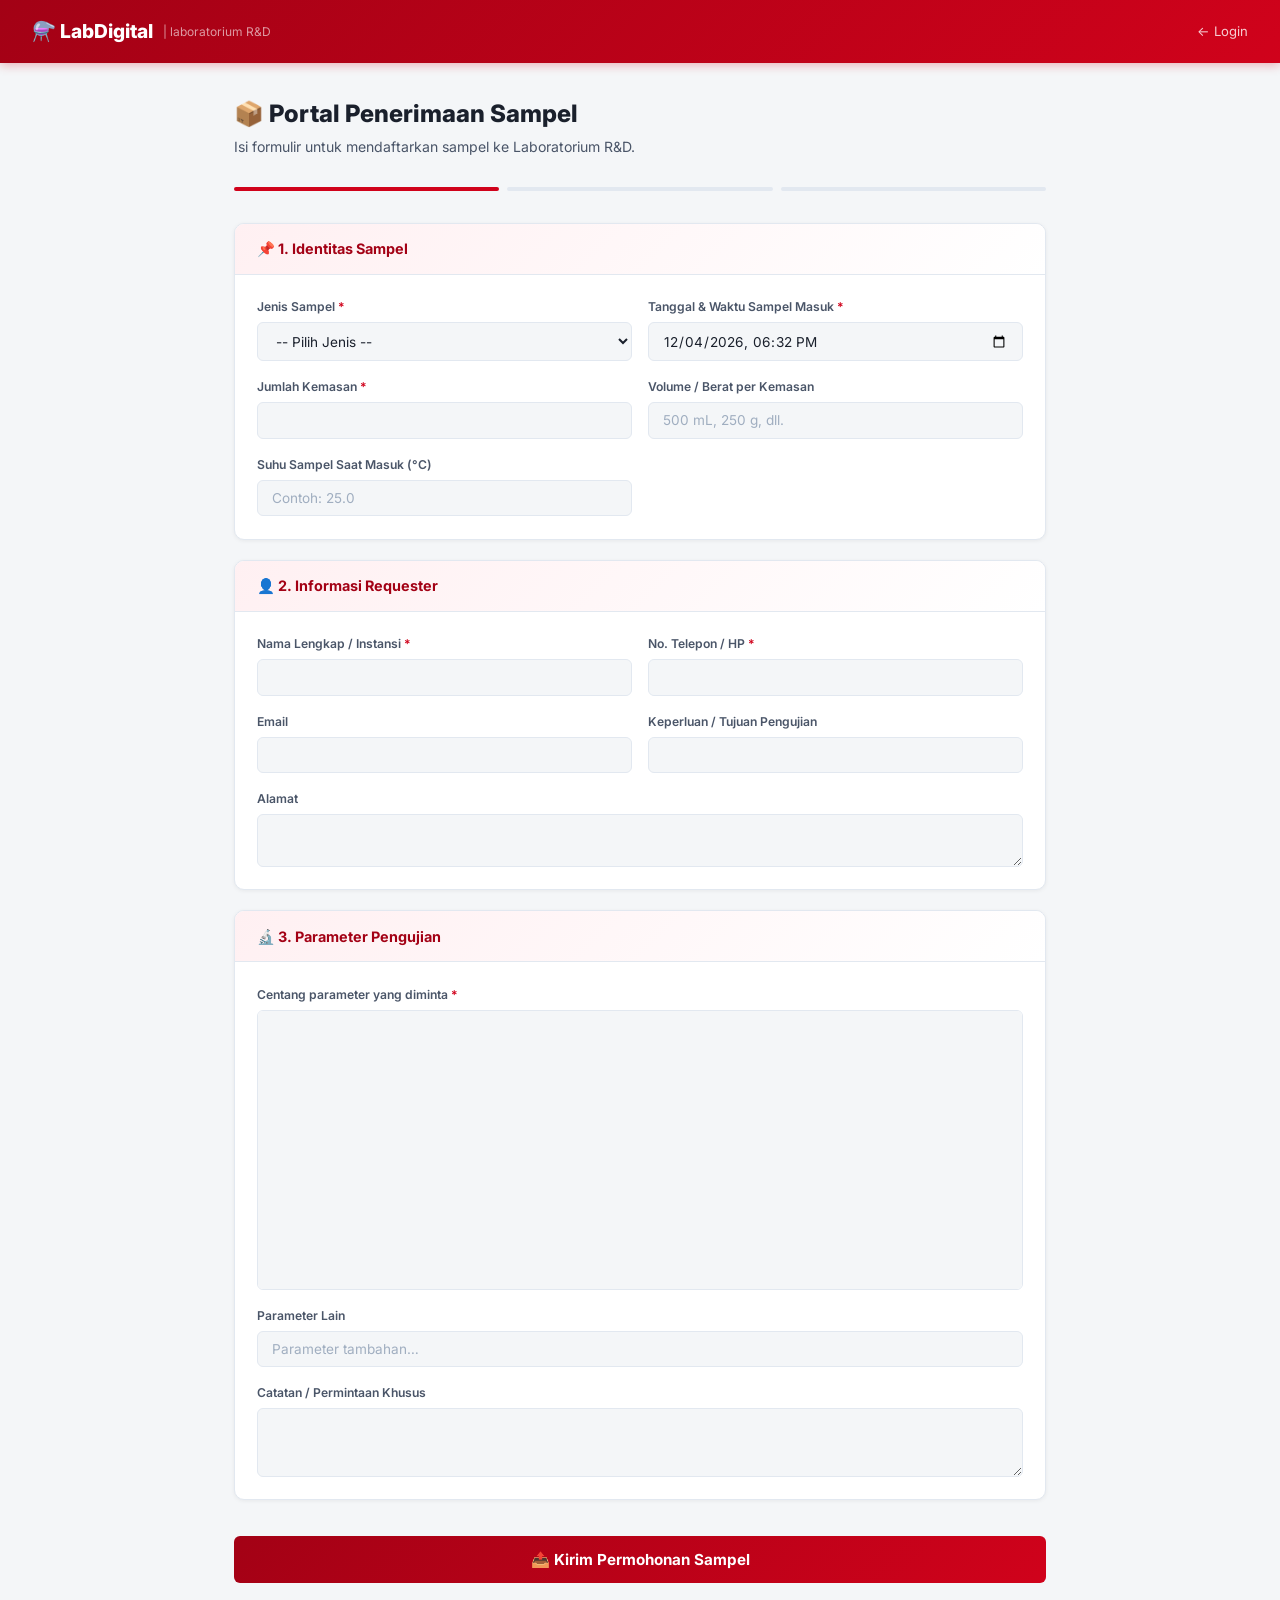
<file: requester.html>
<!DOCTYPE html>
<html lang="id">

<head>
  <meta charset="UTF-8" />
  <meta name="viewport" content="width=device-width,initial-scale=1.0" />
  <title>LabDigital Laboratorium R&D | Portal Penerimaan Sampel</title>
  <link href="https://fonts.googleapis.com/css2?family=Inter:wght@300;400;500;600;700;800&display=swap"
    rel="stylesheet">
  <style>
    :root {
      --red: #D0021B;
      --red-d: #A30115;
      --red-pale: #FFF0F2;
      --red-mid: #FDDDE1;
      --bg: #F4F6F8;
      --card: #fff;
      --border: #E2E8F0;
      --text: #1A202C;
      --muted: #4A5568;
      --dim: #A0AEC0;
      --green: #0D9E6E;
      --r: 10px;
      --r-sm: 6px;
    }

    *,
    *::before,
    *::after {
      box-sizing: border-box;
      margin: 0;
      padding: 0;
    }

    body {
      font-family: 'Inter', sans-serif;
      background: var(--bg);
      color: var(--text);
      font-size: 14px;
      line-height: 1.6;
      min-height: 100vh;
    }

    ::-webkit-scrollbar {
      width: 5px;
    }

    ::-webkit-scrollbar-thumb {
      background: var(--border);
      border-radius: 3px;
    }

    .header {
      background: linear-gradient(135deg, var(--red-d), var(--red));
      padding: 1rem 2rem;
      display: flex;
      align-items: center;
      justify-content: space-between;
      box-shadow: 0 2px 10px rgba(208, 2, 27, .3);
    }

    .logo {
      font-size: 1.2rem;
      font-weight: 800;
      color: #fff;
      display: flex;
      align-items: center;
      gap: .6rem;
    }

    .back-link {
      color: rgba(255, 255, 255, .8);
      text-decoration: none;
      font-size: .82rem;
      transition: color .2s;
    }

    .back-link:hover {
      color: #fff;
    }

    .container {
      max-width: 860px;
      margin: 0 auto;
      padding: 2rem 1.5rem;
    }

    h1 {
      font-size: 1.5rem;
      font-weight: 800;
      color: var(--text);
      margin-bottom: .2rem;
    }

    .subtitle {
      color: var(--muted);
      font-size: .88rem;
      margin-bottom: 1.75rem;
    }

    .step-bar {
      display: flex;
      gap: .5rem;
      margin-bottom: 2rem;
    }

    .step {
      flex: 1;
      height: 4px;
      border-radius: 2px;
      background: var(--border);
      transition: background .3s;
    }

    .step.done {
      background: var(--green);
    }

    .step.active {
      background: var(--red);
    }

    .form-card {
      background: var(--card);
      border: 1px solid var(--border);
      border-radius: var(--r);
      overflow: hidden;
      margin-bottom: 1.25rem;
      box-shadow: 0 1px 4px rgba(0, 0, 0, .06);
    }

    .fc-hdr {
      padding: .85rem 1.4rem;
      background: linear-gradient(135deg, var(--red-pale), #fff);
      border-bottom: 1px solid var(--border);
      font-weight: 700;
      font-size: .9rem;
      color: var(--red-d);
    }

    .form-grid {
      display: grid;
      grid-template-columns: 1fr 1fr;
      gap: 1rem;
      padding: 1.4rem;
    }

    .fg {
      display: flex;
      flex-direction: column;
      gap: .35rem;
    }

    .fg.w2 {
      grid-column: 1/-1;
    }

    .fg label {
      font-size: .76rem;
      font-weight: 600;
      color: var(--muted);
    }

    .fg input,
    .fg select,
    .fg textarea {
      background: var(--bg);
      border: 1.5px solid var(--border);
      border-radius: var(--r-sm);
      padding: .58rem .85rem;
      color: var(--text);
      font-size: .85rem;
      font-family: inherit;
      transition: all .2s;
      width: 100%;
    }

    .fg input:focus,
    .fg select:focus,
    .fg textarea:focus {
      outline: none;
      border-color: var(--red);
      box-shadow: 0 0 0 3px rgba(208, 2, 27, .1);
      background: #fff;
    }

    .fg input::placeholder,
    .fg textarea::placeholder {
      color: var(--dim);
    }

    .fg textarea {
      resize: vertical;
    }

    .req {
      color: var(--red);
    }

    .checkbox-grid {
      display: grid;
      grid-template-columns: repeat(auto-fill, minmax(220px, 1fr));
      gap: .4rem;
      padding: .75rem;
      background: var(--bg);
      border: 1.5px solid var(--border);
      border-radius: var(--r-sm);
      max-height: 280px;
      overflow-y: auto;
    }

    .ci {
      display: flex;
      align-items: center;
      gap: .4rem;
      font-size: .79rem;
      cursor: pointer;
      padding: .3rem .5rem;
      border-radius: 4px;
      transition: background .2s;
    }

    .ci:hover {
      background: var(--red-mid);
    }

    .ci input {
      width: auto;
      cursor: pointer;
      accent-color: var(--red);
    }

    .btn-submit {
      width: 100%;
      background: linear-gradient(135deg, var(--red-d), var(--red));
      color: #fff;
      border: none;
      border-radius: var(--r-sm);
      padding: .85rem;
      font-weight: 700;
      font-size: .95rem;
      cursor: pointer;
      transition: all .25s;
      font-family: inherit;
      margin-top: .5rem;
    }

    .btn-submit:hover {
      transform: translateY(-1px);
      box-shadow: 0 6px 18px rgba(208, 2, 27, .35);
    }

    .success-panel {
      display: none;
      background: var(--card);
      border: 1px solid var(--border);
      border-top: 4px solid var(--green);
      border-radius: var(--r);
      padding: 2.5rem;
      text-align: center;
      box-shadow: 0 4px 16px rgba(0, 0, 0, .08);
    }

    .success-panel.show {
      display: block;
    }

    .success-icon {
      font-size: 3rem;
      margin-bottom: 1rem;
    }

    .success-panel h2 {
      font-size: 1.4rem;
      font-weight: 800;
      color: var(--green);
      margin-bottom: .5rem;
    }

    .success-panel p {
      color: var(--muted);
      font-size: .88rem;
      margin-bottom: 1.25rem;
    }

    .no-sampel-display {
      font-size: 1.7rem;
      font-weight: 800;
      color: var(--red);
      background: var(--red-pale);
      border: 2px solid var(--red-mid);
      padding: .9rem 2rem;
      border-radius: var(--r-sm);
      display: inline-block;
      letter-spacing: .5px;
      margin-bottom: 1rem;
    }

    .btn-new {
      background: var(--bg);
      border: 1.5px solid var(--border);
      color: var(--text);
      border-radius: var(--r-sm);
      padding: .65rem 1.5rem;
      cursor: pointer;
      font-weight: 600;
      font-size: .85rem;
      font-family: inherit;
      transition: all .2s;
    }

    .btn-new:hover {
      background: var(--card);
      border-color: var(--red-mid);
    }

    .toast {
      position: fixed;
      bottom: 1.75rem;
      right: 1.75rem;
      background: var(--card);
      border: 1px solid var(--border);
      border-radius: var(--r);
      padding: .8rem 1.2rem;
      font-size: .83rem;
      font-weight: 500;
      box-shadow: 0 8px 30px rgba(0, 0, 0, .12);
      z-index: 9999;
      opacity: 0;
      transform: translateY(8px);
      pointer-events: none;
      transition: all .25s;
      display: flex;
      align-items: center;
      gap: .55rem;
      max-width: 340px;
    }

    .toast.show {
      opacity: 1;
      transform: translateY(0);
    }

    .toast.success {
      border-left: 4px solid var(--green);
    }

    .toast.error {
      border-left: 4px solid var(--red);
    }

    @media(max-width:640px) {
      .form-grid {
        grid-template-columns: 1fr;
      }

      .fg.w2 {
        grid-column: 1;
      }
    }
  </style>
</head>

<body>

  <div class="header">
    <div class="logo">⚗️ LabDigital <span style="opacity:.6;font-weight:400;font-size:.75rem;">| laboratorium R&D</span>
    </div>
    <a href="index.html" class="back-link">← Login</a>
  </div>

  <div class="container" id="mainForm">
    <h1>📦 Portal Penerimaan Sampel</h1>
    <p class="subtitle">Isi formulir untuk mendaftarkan sampel ke Laboratorium R&D.</p>

    <div class="step-bar">
      <div class="step active" id="step1"></div>
      <div class="step" id="step2"></div>
      <div class="step" id="step3"></div>
    </div>

    <form id="reqForm">
      <!-- 1. Identitas Sampel -->
      <div class="form-card">
        <div class="fc-hdr">📌 1. Identitas Sampel</div>
        <div class="form-grid">
          <div class="fg"><label>Jenis Sampel <span class="req">*</span></label>
            <select id="rJenis" required>
              <option value="">-- Pilih Jenis --</option>
              <option>Minyak Kelapa Sawit (CPO)</option>
              <option>Palm Kernel Oil (PKO)</option>
              <option>RBD Olein</option>
              <option>RBD Stearin</option>
              <option>RBDPO</option>
              <option>Fatty Acid</option>
              <option>Biodiesel / FAME</option>
              <option>Shortening</option>
              <option>Margarine</option>
              <option>Lainnya</option>
            </select>
          </div>
          <div class="fg"><label>Tanggal &amp; Waktu Sampel Masuk <span class="req">*</span></label>
            <input type="datetime-local" id="rTglMasuk" required /></div>
          <div class="fg"><label>Jumlah Kemasan <span class="req">*</span></label><input type="number" id="rJumlah"
              min="1" required /></div>
          <div class="fg"><label>Volume / Berat per Kemasan</label><input type="text" id="rVolume"
              placeholder="500 mL, 250 g, dll." /></div>
          <div class="fg"><label>Suhu Sampel Saat Masuk (°C)</label><input type="number" id="rSuhuMasuk"
              step="0.1" placeholder="Contoh: 25.0" /></div>
        </div>
      </div>

      <!-- 2. Requester -->
      <div class="form-card">
        <div class="fc-hdr">👤 2. Informasi Requester</div>
        <div class="form-grid">
          <div class="fg"><label>Nama Lengkap / Instansi <span class="req">*</span></label><input type="text" id="rNama"
              required /></div>
          <div class="fg"><label>No. Telepon / HP <span class="req">*</span></label><input type="tel" id="rTelp"
              required /></div>
          <div class="fg"><label>Email</label><input type="email" id="rEmail" /></div>
          <div class="fg"><label>Keperluan / Tujuan Pengujian</label><input type="text" id="rKeperluan" /></div>
          <div class="fg w2"><label>Alamat</label><textarea id="rAlamat" rows="2"></textarea></div>
        </div>
      </div>

      <!-- 3. Parameter -->
      <div class="form-card">
        <div class="fc-hdr">🔬 3. Parameter Pengujian</div>
        <div class="form-grid">
          <div class="fg w2">
            <label>Centang parameter yang diminta <span class="req">*</span></label>
            <div class="checkbox-grid" id="rParamGrid">
              <!-- Filled by JS -->
            </div>
          </div>
          <div class="fg w2"><label>Parameter Lain</label><input type="text" id="rParamLain"
              placeholder="Parameter tambahan…" /></div>
          <div class="fg w2"><label>Catatan / Permintaan Khusus</label><textarea id="rCatatan" rows="3"></textarea>
          </div>
        </div>
      </div>

      <div style="padding:.5rem 0;">
        <button type="submit" class="btn-submit">📤 Kirim Permohonan Sampel</button>
      </div>
    </form>

    <div class="success-panel" id="successPanel">
      <div class="success-icon">✅</div>
      <h2>Permohonan Berhasil!</h2>
      <p>Nomor sampel Anda:</p>
      <div class="no-sampel-display" id="displayNoSampel">SMP/—/—</div>
      <p style="font-size:.78rem;color:var(--dim);margin-bottom:1.5rem;">Simpan nomor ini. Petugas akan segera
        menghubungi Anda.</p>
      <button class="btn-new" onclick="resetForm()">📋 Daftarkan Sampel Baru</button>
    </div>
  </div>

  <div class="toast" id="toast"></div>

  <script>
    const LAB_PARAMS = [
      'Iodine Value', 'Free Fatty Acid (as palmitic)', 'Free Fatty Acid (as lauric)',
      'Peroxide Value', 'Moisture & Volatile Matter (Hotplate)', 'Salt Content',
      'Color (Lovibond 5¼")', 'Color (Lovibond 1")', 'Slip Melting Point, 2 hr',
      'Solid Fat Content', 'Acid Value', 'Cloud Point Test at 10°C', 'Firmness',
      'Oil Stability Index (OSI)', 'Fatty Acid Composition (FAC)',
      'Saturated Fatty Acids (SAFA)', 'Mono-unsaturated Fatty Acids (MUFA)',
      'Poly-unsaturated Fatty Acids (PUFA)', 'Trans fat', 'Fat Content',
      'Carotene Content (as β-carotene)', 'Ash Content', 'Vitamin A',
      'Vitamin E (as α-Tocopherol)', 'p-Anisidine Value', 'TBHQ', 'BHA', 'BHT',
      'Triacylglycerol (TAG) Composition', '2-MCPD esters', '3-MCPD esters', 'Glycidyl esters',
    ];

    // Populate parameter checkboxes
    const pg = document.getElementById('rParamGrid');
    pg.innerHTML = LAB_PARAMS.map(p => `<label class="ci"><input type="checkbox" name="rp" value="${p}"> ${p}</label>`).join('');

    let counter = parseInt(localStorage.getItem('ld_sampelCounter') || '0');
    function genNo() {
      counter++; localStorage.setItem('ld_sampelCounter', counter);
      const n = new Date(), y = n.getFullYear().toString().slice(-2), m = String(n.getMonth() + 1).padStart(2, '0');
      return `SMP/${y}${m}/${String(counter).padStart(4, '0')}`;
    }
    function showToast(msg, type = 'success') {
      const t = document.getElementById('toast');
      t.textContent = (type === 'success' ? '✅' : '❌') + ' ' + msg;
      t.className = `toast ${type} show`;
      setTimeout(() => t.className = 'toast', 3500);
    }
    function setStep(n) { [1, 2, 3].forEach(i => { const el = document.getElementById(`step${i}`); if (i < n) el.className = 'step done'; else if (i === n) el.className = 'step active'; else el.className = 'step'; }); }

    document.getElementById('rJenis').addEventListener('change', () => setStep(1));
    document.getElementById('rNama').addEventListener('input', () => setStep(2));
    document.querySelectorAll('input[name="rp"]').forEach(cb => cb.addEventListener('change', () => setStep(3)));

    document.getElementById('reqForm').addEventListener('submit', function (e) {
      e.preventDefault();
      const params = Array.from(document.querySelectorAll('input[name="rp"]:checked')).map(c => c.value);
      const pLain = document.getElementById('rParamLain').value;
      if (pLain) params.push(pLain);
      if (params.length === 0) { showToast('Pilih minimal 1 parameter pengujian', 'error'); return; }

      const noSampel = genNo();
      // Use the entered tanggal masuk or current time
      const tglMasukVal = document.getElementById('rTglMasuk').value;
      const rec = {
        id: Date.now().toString(36),
        noSampel,
        tanggal: tglMasukVal ? new Date(tglMasukVal).toISOString() : new Date().toISOString(),
        jenis: document.getElementById('rJenis').value,
        jumlah: document.getElementById('rJumlah').value,
        volume: document.getElementById('rVolume').value,
        suhuMasuk: document.getElementById('rSuhuMasuk').value || '',
        requester: document.getElementById('rNama').value,
        telp: document.getElementById('rTelp').value,
        email: document.getElementById('rEmail').value,
        keperluan: document.getElementById('rKeperluan').value,
        alamat: document.getElementById('rAlamat').value,
        parameter: params,
        catatan: document.getElementById('rCatatan').value,
        status: 'antrian', penerima: 'Menunggu Konfirmasi',
        source: 'requester_portal',
      };

      const existing = JSON.parse(localStorage.getItem('ld_sampel') || '[]');
      existing.push(rec);
      localStorage.setItem('ld_sampel', JSON.stringify(existing));

      const logs = JSON.parse(localStorage.getItem('ld_log') || '[]');
      logs.unshift({ id: rec.id, ts: new Date().toISOString(), module: 'sampel', text: `[PORTAL] ${rec.jenis} dari ${rec.requester} — ${noSampel}`, user: 'Requester' });
      localStorage.setItem('ld_log', JSON.stringify(logs));

      setStep(3);
      document.getElementById('displayNoSampel').textContent = noSampel;
      document.getElementById('reqForm').style.display = 'none';
      document.getElementById('successPanel').classList.add('show');
      document.getElementById('successPanel').scrollIntoView({ behavior: 'smooth' });
    });

    function resetForm() {
      document.getElementById('reqForm').reset();
      document.querySelectorAll('input[name="rp"]').forEach(c => c.checked = false);
      document.getElementById('reqForm').style.display = '';
      document.getElementById('successPanel').classList.remove('show');
      // Pre-fill datetime masuk with current time
      const now = new Date();
      now.setMinutes(now.getMinutes() - now.getTimezoneOffset());
      const tglEl = document.getElementById('rTglMasuk');
      if (tglEl) tglEl.value = now.toISOString().slice(0, 16);
      setStep(1);
      window.scrollTo({ top: 0, behavior: 'smooth' });
    }

    // Auto-fill tanggal masuk on load
    window.addEventListener('DOMContentLoaded', () => {
      const now = new Date();
      now.setMinutes(now.getMinutes() - now.getTimezoneOffset());
      const tglEl = document.getElementById('rTglMasuk');
      if (tglEl) tglEl.value = now.toISOString().slice(0, 16);
    });
  </script>
</body>

</html>
</file>
